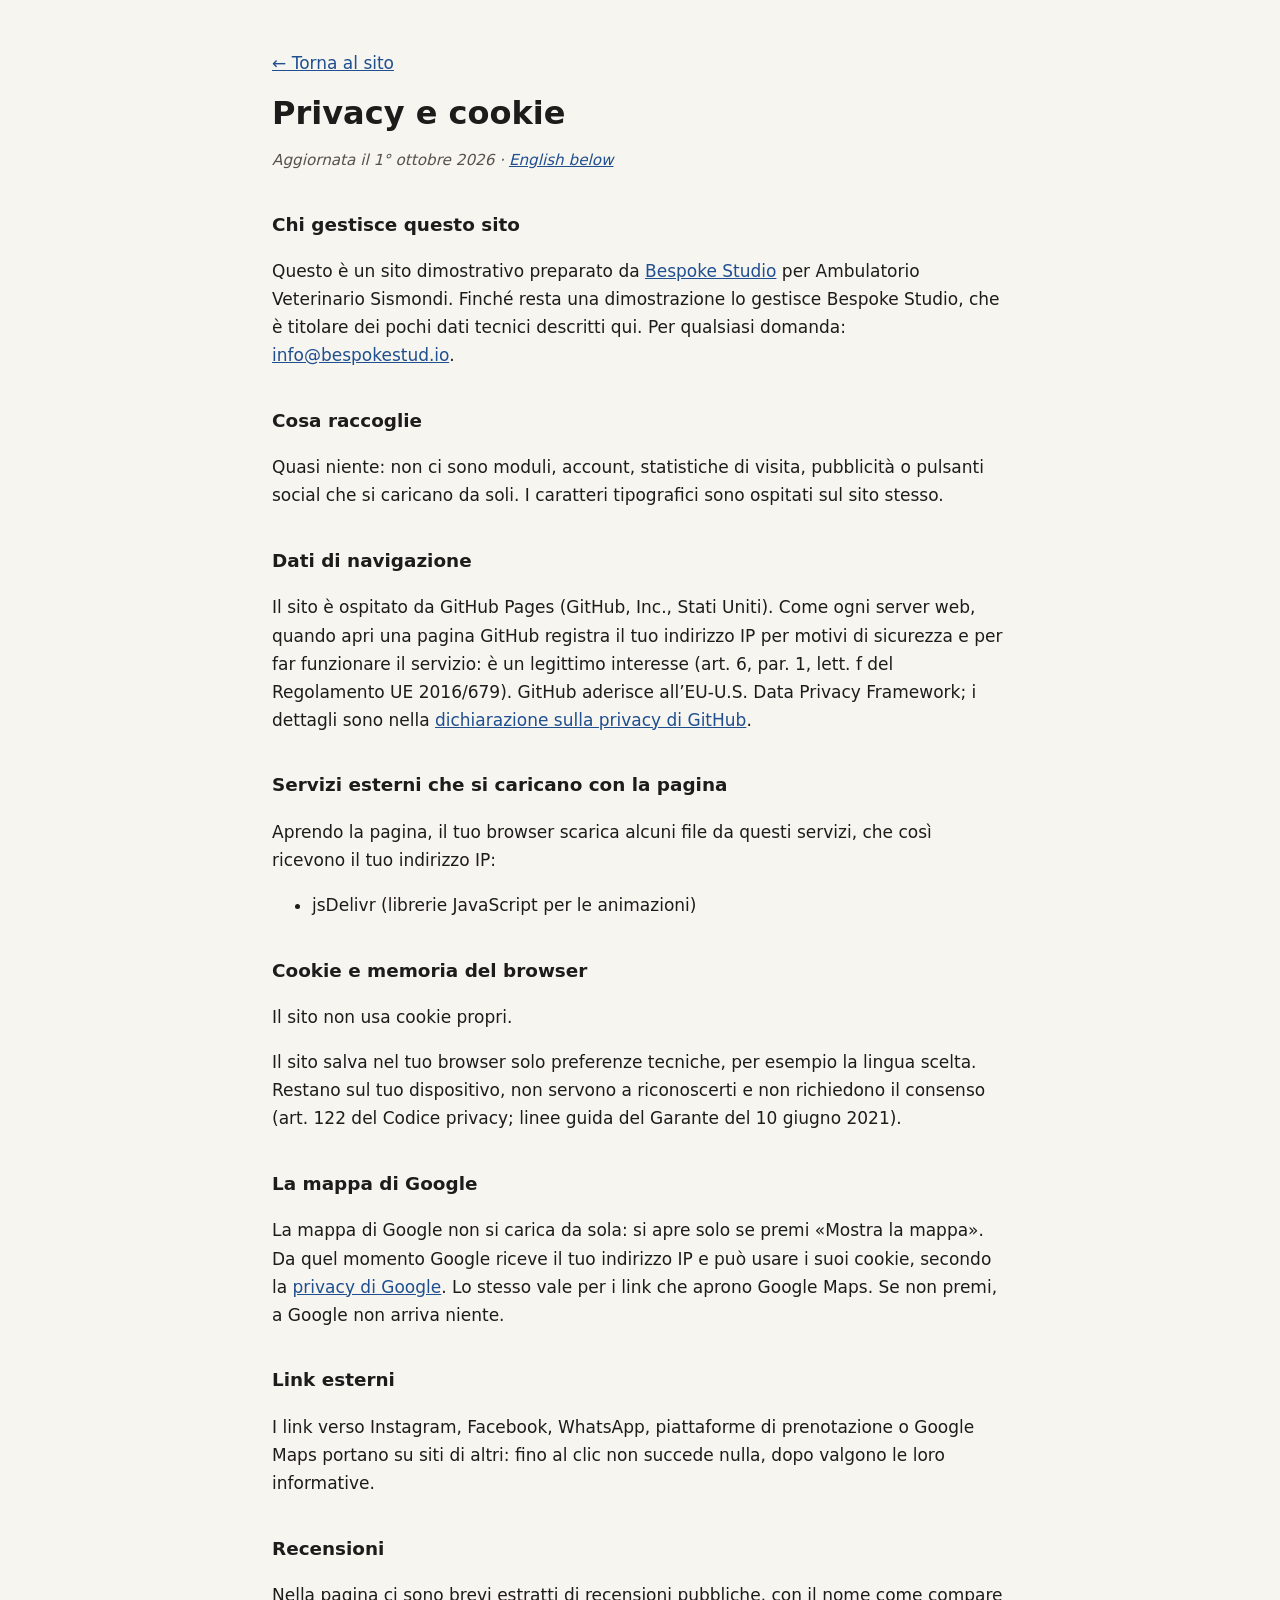
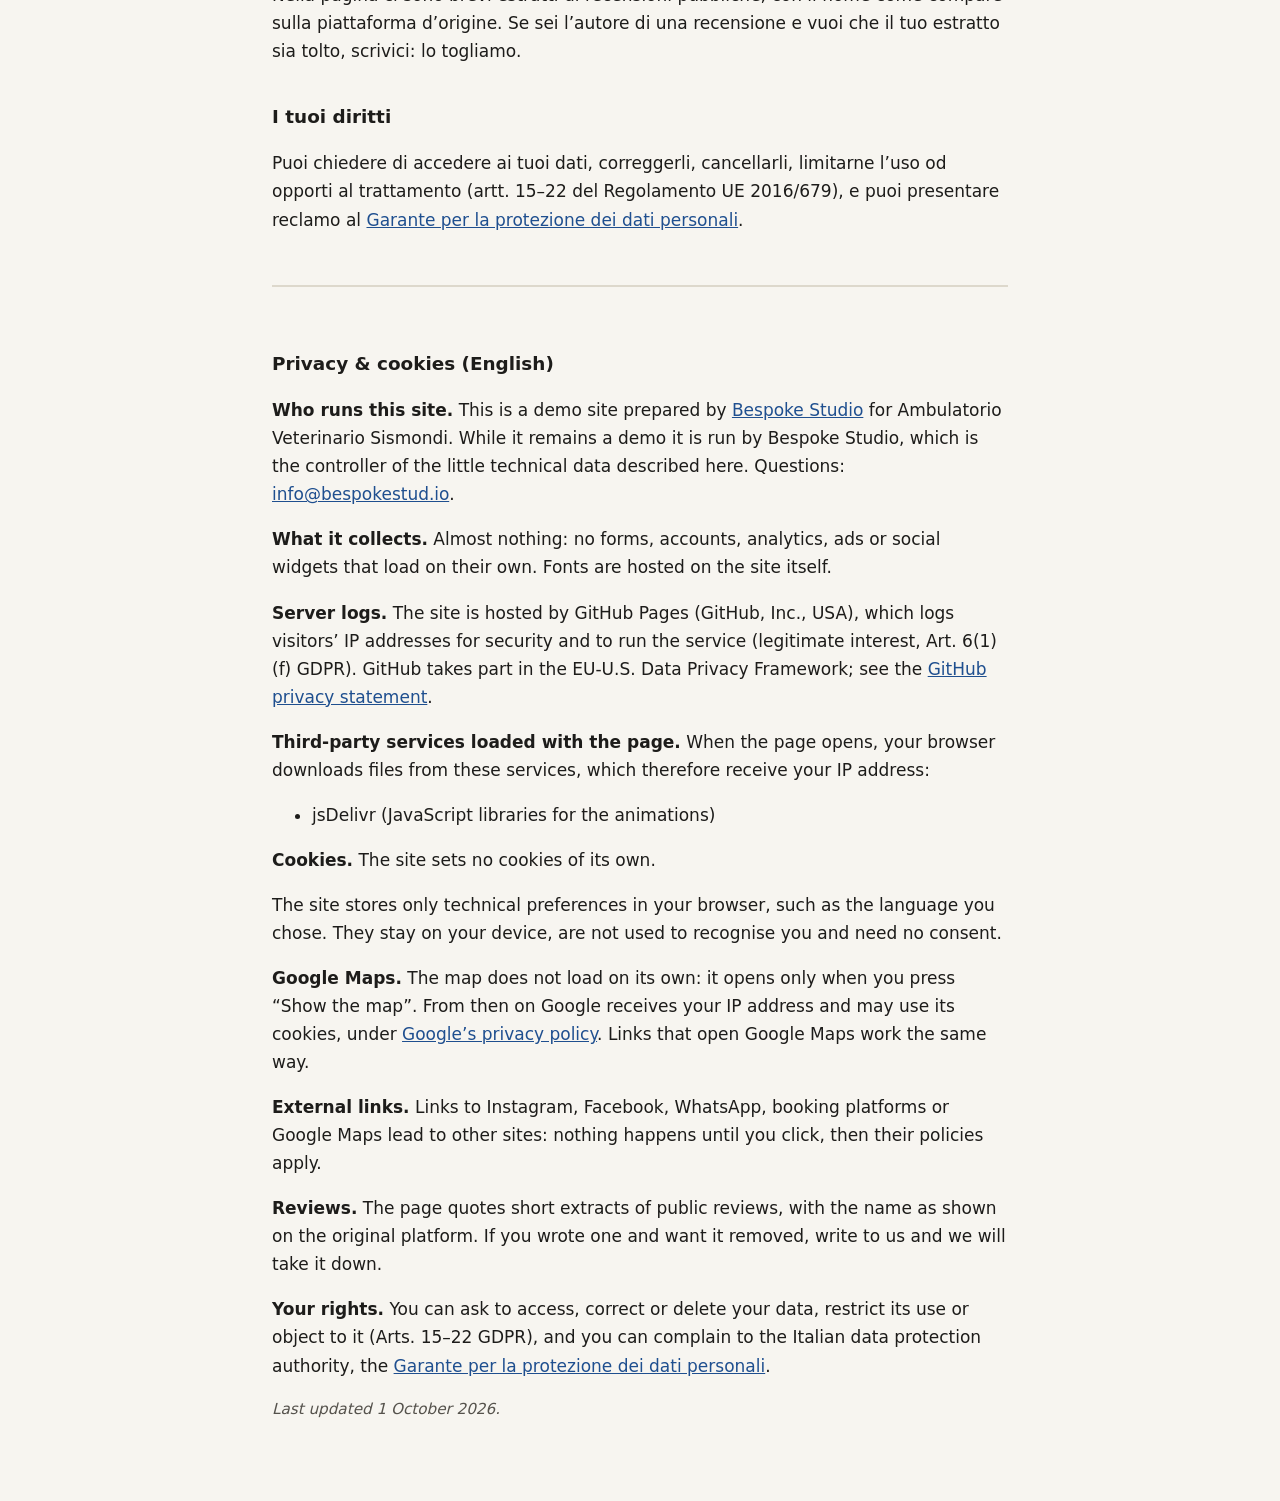
<file: privacy.html>
<!DOCTYPE html>
<html lang="it">
<head>
  <meta charset="UTF-8">
  <meta name="viewport" content="width=device-width, initial-scale=1.0">
  <meta name="robots" content="noindex">
  <title>Privacy e cookie · Ambulatorio Veterinario Sismondi</title>
  <meta name="description" content="Informativa privacy e cookie del sito Ambulatorio Veterinario Sismondi.">
  <style>
    body { margin: 0; background: #f7f5f0; color: #1d1c1a; font: 17px/1.65 system-ui, -apple-system, "Segoe UI", Roboto, sans-serif; }
    main { max-width: 46rem; margin: 0 auto; padding: 32px 20px 64px; }
    h1 { font-size: 2rem; line-height: 1.2; margin: 0.4em 0 0.2em; }
    h2 { font-size: 1.15rem; margin: 2em 0 0.4em; }
    a { color: #1f4f8f; }
    .data { color: #55524c; font-style: italic; font-size: 0.95rem; }
    .en { margin-top: 3em; padding-top: 1.5em; border-top: 2px solid #ddd8cc; }
    code { font-size: 0.9em; background: #ebe7dc; padding: 0 4px; border-radius: 3px; }
  </style>
</head>
<body>
<main>
  <p><a href="index.html">← Torna al sito</a></p>
  <h1>Privacy e cookie</h1>
  <p class="data">Aggiornata il 1° ottobre 2026 · <a href="#english" lang="en">English below</a></p>
  <h2>Chi gestisce questo sito</h2>
  <p>Questo è un sito dimostrativo preparato da <a href="https://bespokestud.io" rel="noopener">Bespoke Studio</a> per Ambulatorio Veterinario Sismondi. Finché resta una dimostrazione lo gestisce Bespoke Studio, che è titolare dei pochi dati tecnici descritti qui. Per qualsiasi domanda: <a href="mailto:info@bespokestud.io">info@bespokestud.io</a>.</p>
  <h2>Cosa raccoglie</h2>
  <p>Quasi niente: non ci sono moduli, account, statistiche di visita, pubblicità o pulsanti social che si caricano da soli. I caratteri tipografici sono ospitati sul sito stesso.</p>
  <h2>Dati di navigazione</h2>
  <p>Il sito è ospitato da GitHub Pages (GitHub, Inc., Stati Uniti). Come ogni server web, quando apri una pagina GitHub registra il tuo indirizzo IP per motivi di sicurezza e per far funzionare il servizio: è un legittimo interesse (art. 6, par. 1, lett. f del Regolamento UE 2016/679). GitHub aderisce all’EU-U.S. Data Privacy Framework; i dettagli sono nella <a href="https://docs.github.com/site-policy/privacy-policies/github-general-privacy-statement" rel="noopener">dichiarazione sulla privacy di GitHub</a>.</p>
  <h2>Servizi esterni che si caricano con la pagina</h2>
  <p>Aprendo la pagina, il tuo browser scarica alcuni file da questi servizi, che così ricevono il tuo indirizzo IP:</p>
  <ul><li>jsDelivr (librerie JavaScript per le animazioni)</li></ul>
  <h2>Cookie e memoria del browser</h2>
  <p>Il sito non usa cookie propri.</p>
  <p>Il sito salva nel tuo browser solo preferenze tecniche, per esempio la lingua scelta. Restano sul tuo dispositivo, non servono a riconoscerti e non richiedono il consenso (art. 122 del Codice privacy; linee guida del Garante del 10 giugno 2021).</p>
  <h2>La mappa di Google</h2>
  <p>La mappa di Google non si carica da sola: si apre solo se premi «Mostra la mappa». Da quel momento Google riceve il tuo indirizzo IP e può usare i suoi cookie, secondo la <a href="https://policies.google.com/privacy?hl=it" rel="noopener">privacy di Google</a>. Lo stesso vale per i link che aprono Google Maps. Se non premi, a Google non arriva niente.</p>
  <h2>Link esterni</h2>
  <p>I link verso Instagram, Facebook, WhatsApp, piattaforme di prenotazione o Google Maps portano su siti di altri: fino al clic non succede nulla, dopo valgono le loro informative.</p>
  <h2>Recensioni</h2>
  <p>Nella pagina ci sono brevi estratti di recensioni pubbliche, con il nome come compare sulla piattaforma d’origine. Se sei l’autore di una recensione e vuoi che il tuo estratto sia tolto, scrivici: lo togliamo.</p>
  <h2>I tuoi diritti</h2>
  <p>Puoi chiedere di accedere ai tuoi dati, correggerli, cancellarli, limitarne l’uso od opporti al trattamento (artt. 15–22 del Regolamento UE 2016/679), e puoi presentare reclamo al <a href="https://www.garanteprivacy.it" rel="noopener">Garante per la protezione dei dati personali</a>.</p>
  <div class="en" id="english" lang="en">
    <h2>Privacy &amp; cookies (English)</h2>
    <p><strong>Who runs this site.</strong> This is a demo site prepared by <a href="https://bespokestud.io" rel="noopener">Bespoke Studio</a> for Ambulatorio Veterinario Sismondi. While it remains a demo it is run by Bespoke Studio, which is the controller of the little technical data described here. Questions: <a href="mailto:info@bespokestud.io">info@bespokestud.io</a>.</p>
    <p><strong>What it collects.</strong> Almost nothing: no forms, accounts, analytics, ads or social widgets that load on their own. Fonts are hosted on the site itself.</p>
    <p><strong>Server logs.</strong> The site is hosted by GitHub Pages (GitHub, Inc., USA), which logs visitors’ IP addresses for security and to run the service (legitimate interest, Art. 6(1)(f) GDPR). GitHub takes part in the EU-U.S. Data Privacy Framework; see the <a href="https://docs.github.com/site-policy/privacy-policies/github-general-privacy-statement" rel="noopener">GitHub privacy statement</a>.</p>
    <p><strong>Third-party services loaded with the page.</strong> When the page opens, your browser downloads files from these services, which therefore receive your IP address:</p><ul><li>jsDelivr (JavaScript libraries for the animations)</li></ul>
    <p><strong>Cookies.</strong> The site sets no cookies of its own.</p>
    <p>The site stores only technical preferences in your browser, such as the language you chose. They stay on your device, are not used to recognise you and need no consent.</p>
    <p><strong>Google Maps.</strong> The map does not load on its own: it opens only when you press “Show the map”. From then on Google receives your IP address and may use its cookies, under <a href="https://policies.google.com/privacy?hl=en" rel="noopener">Google’s privacy policy</a>. Links that open Google Maps work the same way.</p>
    <p><strong>External links.</strong> Links to Instagram, Facebook, WhatsApp, booking platforms or Google Maps lead to other sites: nothing happens until you click, then their policies apply.</p>
    <p><strong>Reviews.</strong> The page quotes short extracts of public reviews, with the name as shown on the original platform. If you wrote one and want it removed, write to us and we will take it down.</p>
    <p><strong>Your rights.</strong> You can ask to access, correct or delete your data, restrict its use or object to it (Arts. 15–22 GDPR), and you can complain to the Italian data protection authority, the <a href="https://www.garanteprivacy.it" rel="noopener">Garante per la protezione dei dati personali</a>.</p>
    <p class="data">Last updated 1 October 2026.</p>
  </div>
</main>
</body>
</html>
</file>
